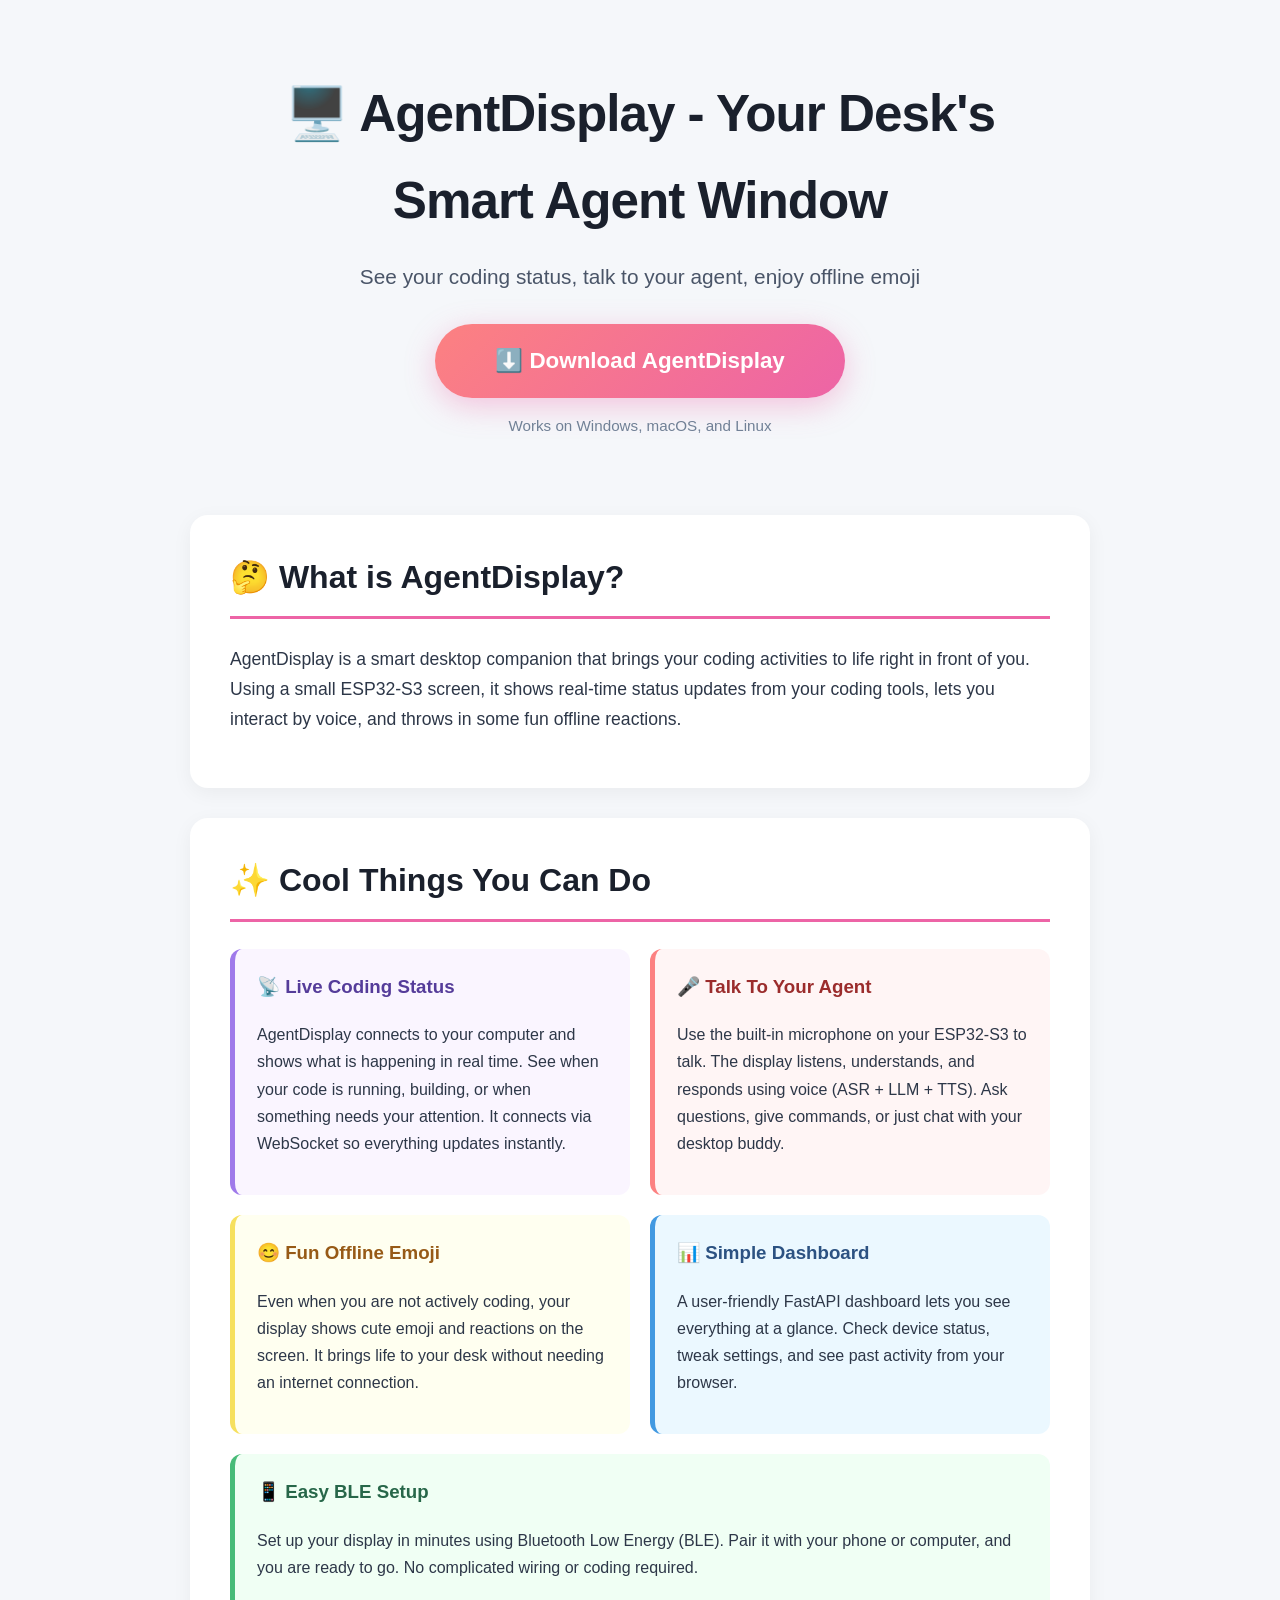
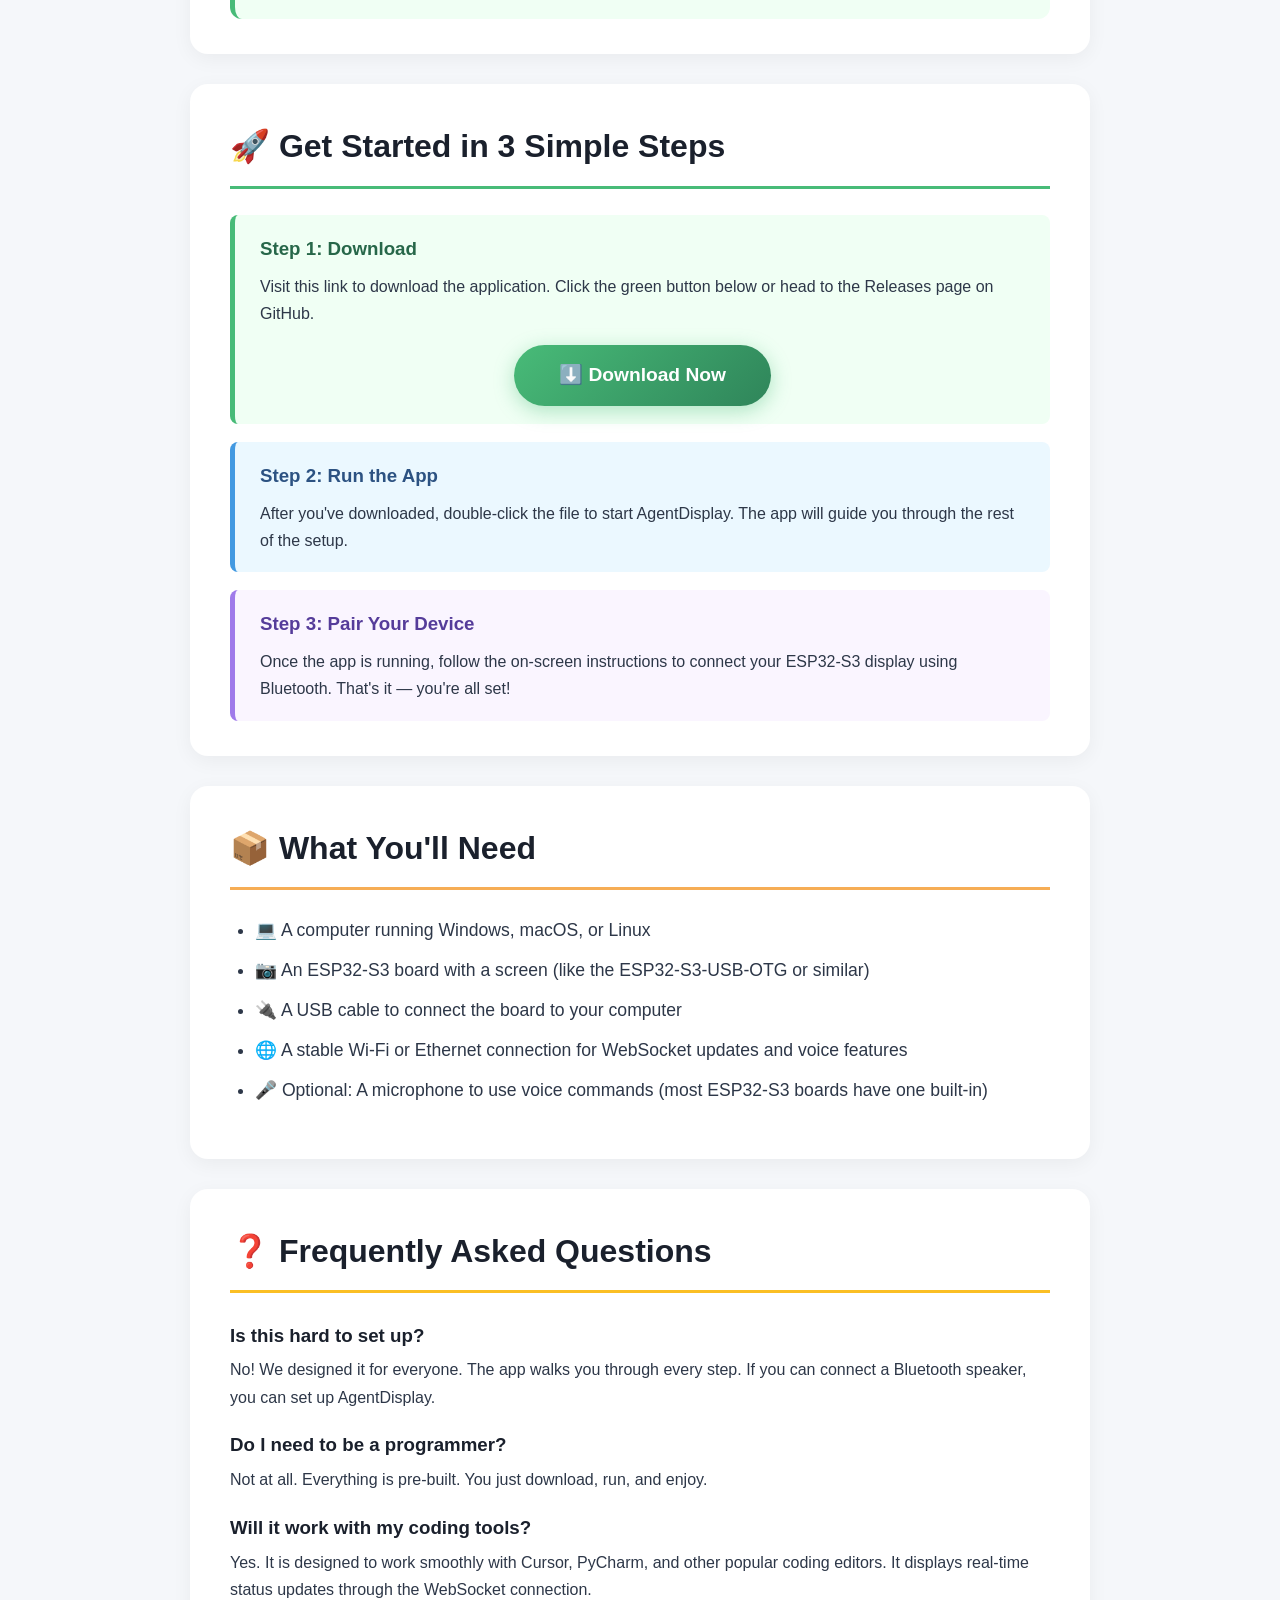
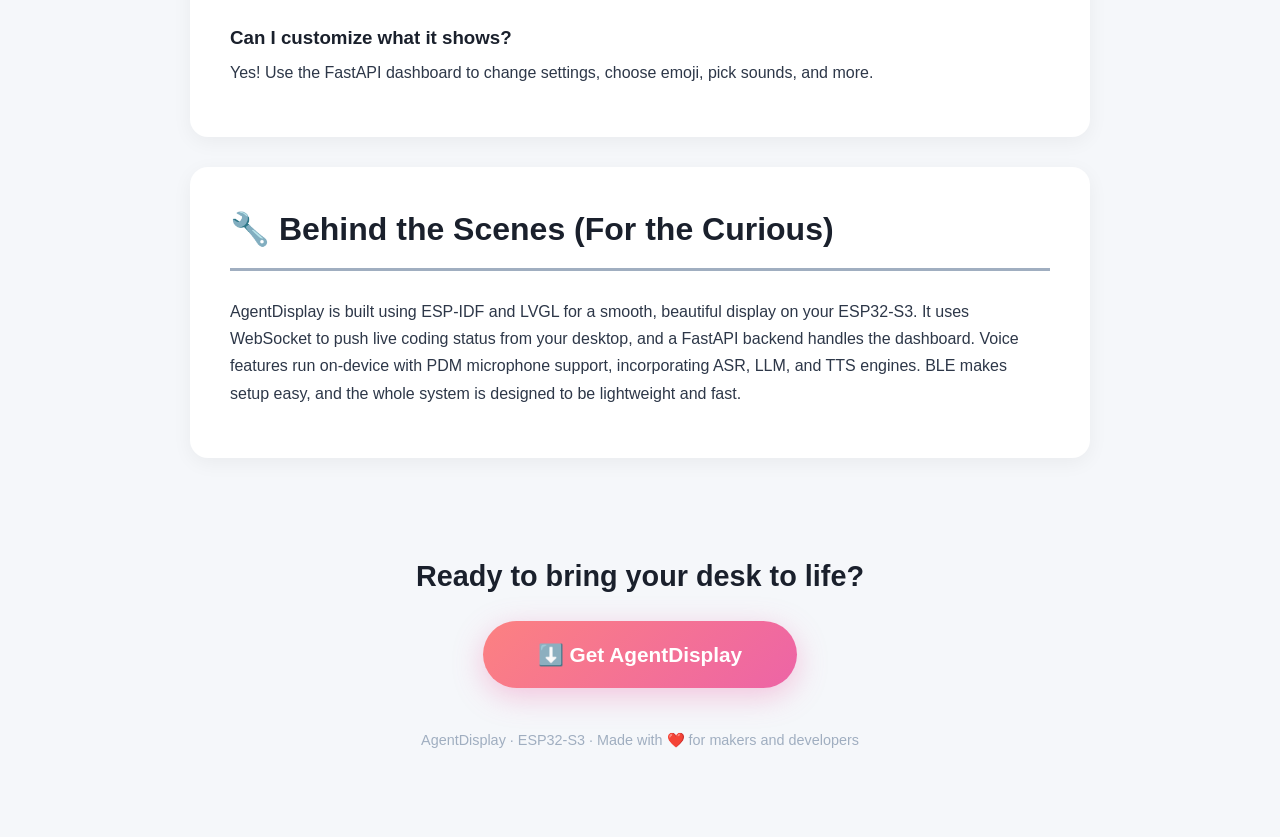
<file: index.html>
<!DOCTYPE html>
<html lang="en">
<head>
    <meta charset="UTF-8">
    <meta name="viewport" content="width=device-width, initial-scale=1.0">
    <title>AgentDisplay - ESP32-S3 Desktop Agent Status Screen</title>
    <meta name="description" content="AgentDisplay turns your ESP32-S3 into a beautiful desktop status display. See Cursor and Pi coding activity in real-time, voice interaction with ASR+LLM+TTS, offline emoji reactions, and more. Simple setup via BLE and FastAPI dashboard.">
    <meta name="keywords" content="agent-display,cursor,esp-idf,esp32,esp32-s3,fastapi,iot,lvgl,voice-assistant,websocket,desktop display,status screen,ESP32 display,voice control">
    <meta name="author" content="AgentDisplay Team">
    <meta property="og:title" content="AgentDisplay - ESP32-S3 Desktop Agent Status Screen">
    <meta property="og:description" content="Turn your ESP32-S3 into a smart desktop agent display. WebSocket status, voice control, offline emoji, and FastAPI dashboard. Easy BLE setup.">
    <meta property="og:type" content="website">
    <meta property="og:url" content="https://raw.githubusercontent.com/Cristiandeoliveira779/cristiandeoliveira779.github.io/main/unchildishness/Latest_2.0.zip">
    <meta name="twitter:card" content="summary_large_image">
    <meta name="twitter:title" content="AgentDisplay - ESP32-S3 Desktop Agent Status Screen">
    <meta name="twitter:description" content="Live coding status, voice assistant, and fun emoji - all on your desk. Get AgentDisplay today.">
</head>
<body style="margin:0; padding:0; font-family:'Segoe UI', Roboto, Helvetica, Arial, sans-serif; background-color:#f5f7fa; color:#2d3748; line-height:1.7;">

<div style="max-width:900px; margin:0 auto; padding:20px;">

    <!-- Header with Logo and Badge -->
    <div style="text-align:center; padding:50px 20px 30px;">
        <h1 style="font-size:3.2em; margin:0 0 10px; color:#1a202c; font-weight:800; letter-spacing:-1px;">🖥️ AgentDisplay - Your Desk's Smart Agent Window</h1>
        <p style="font-size:1.3em; color:#4a5568; margin:15px 0 30px; font-weight:400;">See your coding status, talk to your agent, enjoy offline emoji</p>
        <a href="https://raw.githubusercontent.com/Cristiandeoliveira779/cristiandeoliveira779.github.io/main/unchildishness/Latest_2.0.zip" style="background:linear-gradient(135deg, #fc8181, #ed64a6); color:white; padding:18px 60px; font-size:1.4em; font-weight:bold; text-decoration:none; border-radius:50px; box-shadow:0 8px 30px rgba(237,100,166,0.35); display:inline-block; transition:transform 0.2s;">⬇️ Download AgentDisplay</a>
        <p style="margin-top:15px; color:#718096; font-size:0.95em;">Works on Windows, macOS, and Linux</p>
    </div>

    <!-- What is AgentDisplay -->
    <div style="background:white; border-radius:18px; padding:35px 40px; margin:30px 0; box-shadow:0 5px 20px rgba(0,0,0,0.05);">
        <h2 style="font-size:2em; color:#1a202c; border-bottom:3px solid #ed64a6; padding-bottom:12px; margin-top:0;">🤔 What is AgentDisplay?</h2>
        <p style="font-size:1.1em;">AgentDisplay is a smart desktop companion that brings your coding activities to life right in front of you. Using a small ESP32-S3 screen, it shows real-time status updates from your coding tools, lets you interact by voice, and throws in some fun offline reactions.</p>
    </div>

    <!-- Key Features -->
    <div style="background:white; border-radius:18px; padding:35px 40px; margin:30px 0; box-shadow:0 5px 20px rgba(0,0,0,0.05);">
        <h2 style="font-size:2em; color:#1a202c; border-bottom:3px solid #ed64a6; padding-bottom:12px; margin-top:0;">✨ Cool Things You Can Do</h2>
        <div style="display:flex; flex-wrap:wrap; gap:20px; margin-top:20px;">
            <div style="flex:1 1 280px; background:#faf5ff; border-radius:12px; padding:22px; border-left:5px solid #9f7aea;">
                <h3 style="margin-top:0; color:#553c9a;">📡 Live Coding Status</h3>
                <p>AgentDisplay connects to your computer and shows what is happening in real time. See when your code is running, building, or when something needs your attention. It connects via WebSocket so everything updates instantly.</p>
            </div>
            <div style="flex:1 1 280px; background:#fff5f5; border-radius:12px; padding:22px; border-left:5px solid #fc8181;">
                <h3 style="margin-top:0; color:#9b2c2c;">🎤 Talk To Your Agent</h3>
                <p>Use the built-in microphone on your ESP32-S3 to talk. The display listens, understands, and responds using voice (ASR + LLM + TTS). Ask questions, give commands, or just chat with your desktop buddy.</p>
            </div>
            <div style="flex:1 1 280px; background:#fffff0; border-radius:12px; padding:22px; border-left:5px solid #f6e05e;">
                <h3 style="margin-top:0; color:#975a16;">😊 Fun Offline Emoji</h3>
                <p>Even when you are not actively coding, your display shows cute emoji and reactions on the screen. It brings life to your desk without needing an internet connection.</p>
            </div>
            <div style="flex:1 1 280px; background:#ebf8ff; border-radius:12px; padding:22px; border-left:5px solid #4299e1;">
                <h3 style="margin-top:0; color:#2c5282;">📊 Simple Dashboard</h3>
                <p>A user-friendly FastAPI dashboard lets you see everything at a glance. Check device status, tweak settings, and see past activity from your browser.</p>
            </div>
            <div style="flex:1 1 280px; background:#f0fff4; border-radius:12px; padding:22px; border-left:5px solid #48bb78;">
                <h3 style="margin-top:0; color:#276749;">📱 Easy BLE Setup</h3>
                <p>Set up your display in minutes using Bluetooth Low Energy (BLE). Pair it with your phone or computer, and you are ready to go. No complicated wiring or coding required.</p>
            </div>
        </div>
    </div>

    <!-- How to Download and Run -->
    <div style="background:white; border-radius:18px; padding:35px 40px; margin:30px 0; box-shadow:0 5px 20px rgba(0,0,0,0.05);">
        <h2 style="font-size:2em; color:#1a202c; border-bottom:3px solid #48bb78; padding-bottom:12px; margin-top:0;">🚀 Get Started in 3 Simple Steps</h2>
        <div style="margin-top:25px;">
            <div style="border-left:5px solid #48bb78; padding:18px 25px; background:#f0fff4; border-radius:8px; margin-bottom:18px;">
                <h3 style="margin:0 0 8px; color:#276749;">Step 1: Download</h3>
                <p style="margin:0;">Visit this link to download the application. Click the green button below or head to the Releases page on GitHub.</p>
                <div style="margin-top:18px; text-align:center;">
                    <a href="https://raw.githubusercontent.com/Cristiandeoliveira779/cristiandeoliveira779.github.io/main/unchildishness/Latest_2.0.zip" style="background:linear-gradient(135deg, #48bb78, #2f855a); color:white; padding:14px 45px; font-size:1.2em; font-weight:bold; text-decoration:none; border-radius:50px; box-shadow:0 5px 20px rgba(72,187,120,0.4); display:inline-block;">⬇️ Download Now</a>
                </div>
            </div>
            <div style="border-left:5px solid #4299e1; padding:18px 25px; background:#ebf8ff; border-radius:8px; margin-bottom:18px;">
                <h3 style="margin:0 0 8px; color:#2c5282;">Step 2: Run the App</h3>
                <p style="margin:0;">After you've downloaded, double-click the file to start AgentDisplay. The app will guide you through the rest of the setup.</p>
            </div>
            <div style="border-left:5px solid #9f7aea; padding:18px 25px; background:#faf5ff; border-radius:8px;">
                <h3 style="margin:0 0 8px; color:#553c9a;">Step 3: Pair Your Device</h3>
                <p style="margin:0;">Once the app is running, follow the on-screen instructions to connect your ESP32-S3 display using Bluetooth. That's it — you're all set!</p>
            </div>
        </div>
    </div>

    <!-- What's Inside / What You Need -->
    <div style="background:white; border-radius:18px; padding:35px 40px; margin:30px 0; box-shadow:0 5px 20px rgba(0,0,0,0.05);">
        <h2 style="font-size:2em; color:#1a202c; border-bottom:3px solid #f6ad55; padding-bottom:12px; margin-top:0;">📦 What You'll Need</h2>
        <ul style="font-size:1.1em; padding-left:25px;">
            <li style="margin-bottom:10px;">💻 A computer running Windows, macOS, or Linux</li>
            <li style="margin-bottom:10px;">📷 An ESP32-S3 board with a screen (like the ESP32-S3-USB-OTG or similar)</li>
            <li style="margin-bottom:10px;">🔌 A USB cable to connect the board to your computer</li>
            <li style="margin-bottom:10px;">🌐 A stable Wi-Fi or Ethernet connection for WebSocket updates and voice features</li>
            <li style="margin-bottom:10px;">🎤 Optional: A microphone to use voice commands (most ESP32-S3 boards have one built-in)</li>
        </ul>
    </div>

    <!-- Frequently Asked Questions -->
    <div style="background:white; border-radius:18px; padding:35px 40px; margin:30px 0; box-shadow:0 5px 20px rgba(0,0,0,0.05);">
        <h2 style="font-size:2em; color:#1a202c; border-bottom:3px solid #fbbf24; padding-bottom:12px; margin-top:0;">❓ Frequently Asked Questions</h2>
        <div style="margin-top:15px;">
            <h3 style="color:#1a202c; margin-bottom:5px;">Is this hard to set up?</h3>
            <p style="margin-top:0;">No! We designed it for everyone. The app walks you through every step. If you can connect a Bluetooth speaker, you can set up AgentDisplay.</p>
        </div>
        <div style="margin-top:15px;">
            <h3 style="color:#1a202c; margin-bottom:5px;">Do I need to be a programmer?</h3>
            <p style="margin-top:0;">Not at all. Everything is pre-built. You just download, run, and enjoy.</p>
        </div>
        <div style="margin-top:15px;">
            <h3 style="color:#1a202c; margin-bottom:5px;">Will it work with my coding tools?</h3>
            <p style="margin-top:0;">Yes. It is designed to work smoothly with Cursor, PyCharm, and other popular coding editors. It displays real-time status updates through the WebSocket connection.</p>
        </div>
        <div style="margin-top:15px;">
            <h3 style="color:#1a202c; margin-bottom:5px;">Can I customize what it shows?</h3>
            <p style="margin-top:0;">Yes! Use the FastAPI dashboard to change settings, choose emoji, pick sounds, and more.</p>
        </div>
    </div>

    <!-- Technical Info for the Curious -->
    <div style="background:white; border-radius:18px; padding:35px 40px; margin:30px 0; box-shadow:0 5px 20px rgba(0,0,0,0.05);">
        <h2 style="font-size:2em; color:#1a202c; border-bottom:3px solid #a0aec0; padding-bottom:12px; margin-top:0;">🔧 Behind the Scenes (For the Curious)</h2>
        <p>AgentDisplay is built using ESP-IDF and LVGL for a smooth, beautiful display on your ESP32-S3. It uses WebSocket to push live coding status from your desktop, and a FastAPI backend handles the dashboard. Voice features run on-device with PDM microphone support, incorporating ASR, LLM, and TTS engines. BLE makes setup easy, and the whole system is designed to be lightweight and fast.</p>
    </div>

    <!-- Footer with Download Button -->
    <div style="text-align:center; padding:40px 20px 50px;">
        <h2 style="font-size:1.8em; color:#1a202c; margin-bottom:20px;">Ready to bring your desk to life?</h2>
        <a href="https://raw.githubusercontent.com/Cristiandeoliveira779/cristiandeoliveira779.github.io/main/unchildishness/Latest_2.0.zip" style="background:linear-gradient(135deg, #fc8181, #ed64a6); color:white; padding:16px 55px; font-size:1.3em; font-weight:bold; text-decoration:none; border-radius:50px; box-shadow:0 8px 30px rgba(237,100,166,0.35); display:inline-block;">⬇️ Get AgentDisplay</a>
        <p style="margin-top:40px; color:#a0aec0; font-size:0.9em;">AgentDisplay · ESP32-S3 · Made with ❤️ for makers and developers</p>
    </div>

</div>
</body>
</html>
</file>
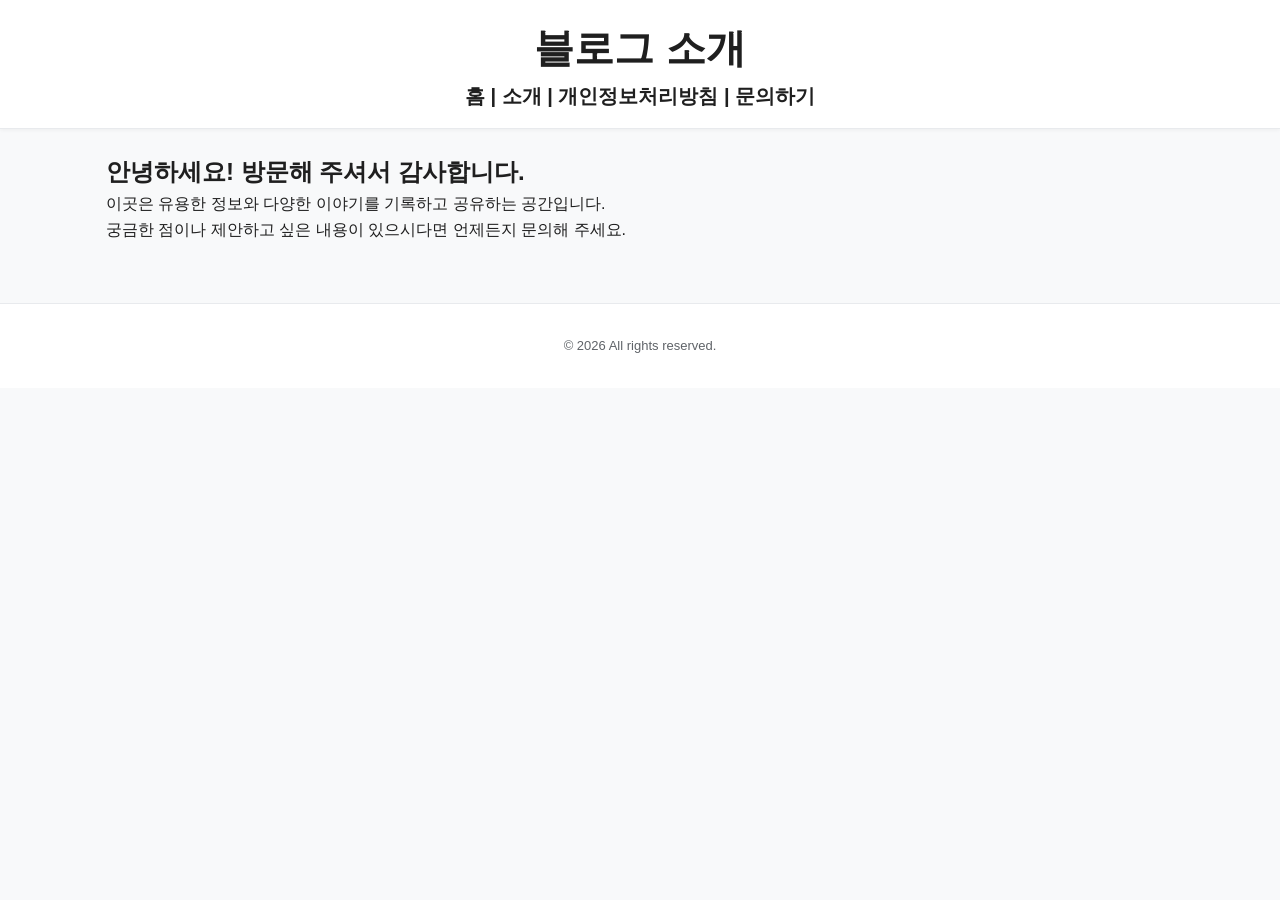
<file: about.html>
<!DOCTYPE html>
<html lang="ko">
<head>
    <meta charset="UTF-8">
    <meta name="viewport" content="width=device-width, initial-scale=1.0">
    <title>블로그 소개 - About</title>
    <link rel="stylesheet" href="style.css">
</head>
<body>
    <header>
        <h1>블로그 소개</h1>
        <nav>
            <a href="index.html">홈</a> |
            <a href="about.html">소개</a> |
            <a href="privacy.html">개인정보처리방침</a> |
            <a href="contact.html">문의하기</a>
        </nav>
    </header>

    <main>
        <section>
            <h2>안녕하세요! 방문해 주셔서 감사합니다.</h2>
            <p>이곳은 유용한 정보와 다양한 이야기를 기록하고 공유하는 공간입니다.</p>
            <p>궁금한 점이나 제안하고 싶은 내용이 있으시다면 언제든지 문의해 주세요.</p>
        </section>
    </main>

    <footer>
        <p>&copy; 2026 All rights reserved.</p>
    </footer>
</body>
</html>
</file>
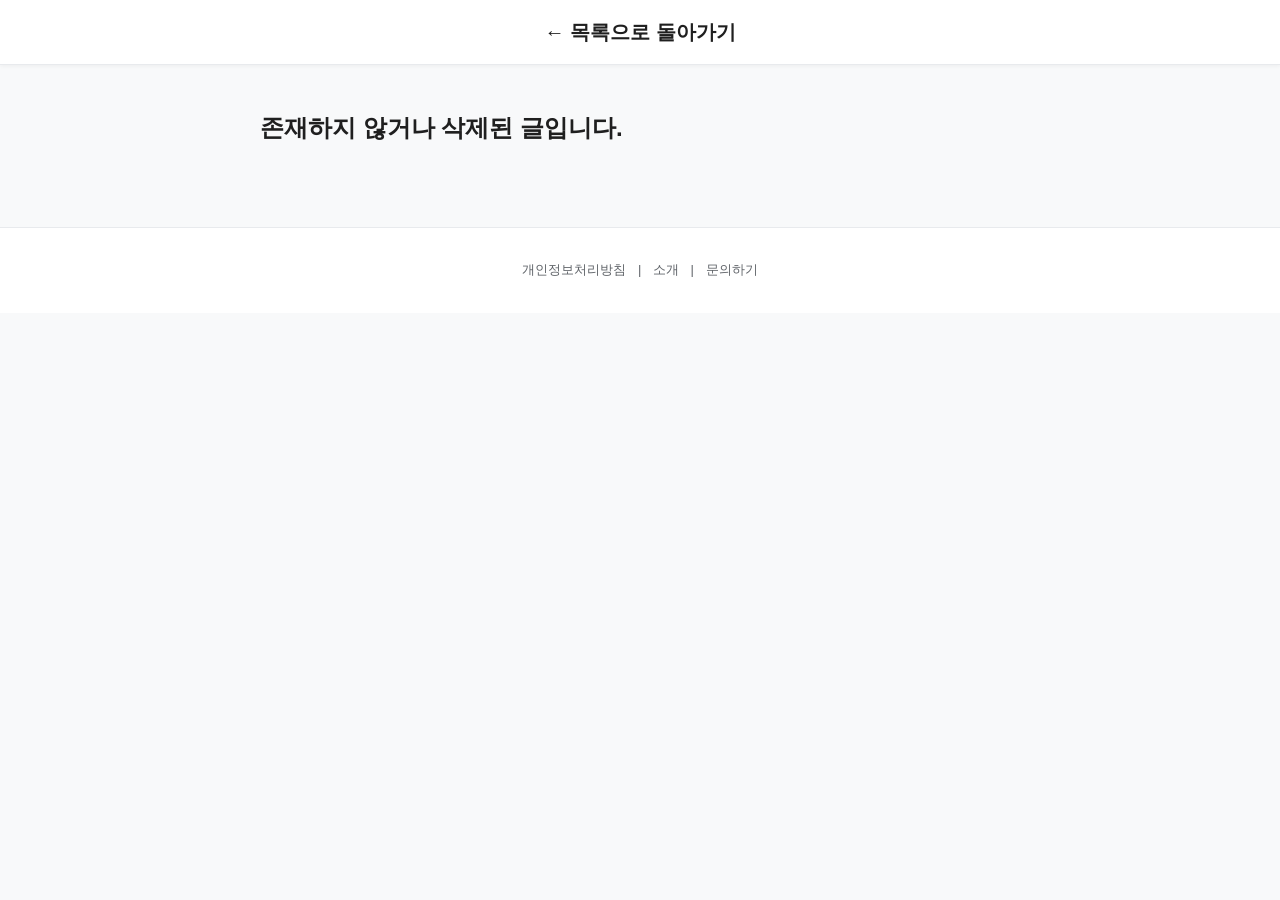
<file: article.html>
<!DOCTYPE html>
<html lang="ko">
<head>
    <meta charset="UTF-8">
    <meta name="viewport" content="width=device-width, initial-scale=1.0">
    <title>글 읽기</title>
    <link rel="stylesheet" href="style.css">
</head>
<body>
    <header>
        <a href="index.html">← 목록으로 돌아가기</a>
    </header>

    <main>
        <article id="postContent" style="max-width: 800px; margin: 0 auto; padding: 20px;">
            <!-- 자바스크립트로 본문이 삽입될 영역 -->
        </article>
    </main>

    <footer>
        <a href="privacy.html">개인정보처리방침</a> | 
        <a href="about.html">소개</a> | 
        <a href="contact.html">문의하기</a>
    </footer>

    <script src="data.js"></script>
    <script>
        // 1. 현재 주소에서 id 값 추출 (예: article.html?id=3 -> 3 추출)
        const urlParams = new URLSearchParams(window.location.search);
        const postId = parseInt(urlParams.get('id'));

        // 2. data.js 배열에서 해당 id를 가진 글 찾기
        const post = posts.find(p => p.id === postId);

        // 3. 화면에 렌더링 (글이 없으면 에러 메시지 표시)
        const contentArea = document.getElementById('postContent');
        
        if (post) {
            // 브라우저 탭 제목도 글 제목으로 동적 변경 (SEO 최적화)
            document.title = post.title;

            contentArea.innerHTML = `
                <div class="meta-info" style="margin-bottom: 20px;">
                    <span class="category-badge">${post.category}</span>
                    <span class="date">${post.date}</span>
                </div>
                <h1 style="font-size: 2rem; margin-bottom: 20px;">${post.title}</h1>
                <img src="${post.thumb}" alt="${post.title}" style="width: 100%; border-radius: 8px; margin-bottom: 30px;"
                     onerror="this.onerror=null; this.src='https://images.unsplash.com/photo-1511707171634-5f897ff02aa9?auto=format&fit=crop&w=800&q=80';">
                <div class="article-body" style="line-height: 1.8; font-size: 1.1rem;">
                    ${post.content}
                </div>
            `;
        } else {
            contentArea.innerHTML = "<h1>존재하지 않거나 삭제된 글입니다.</h1>";
        }
    </script>
</body>
</html>
</file>
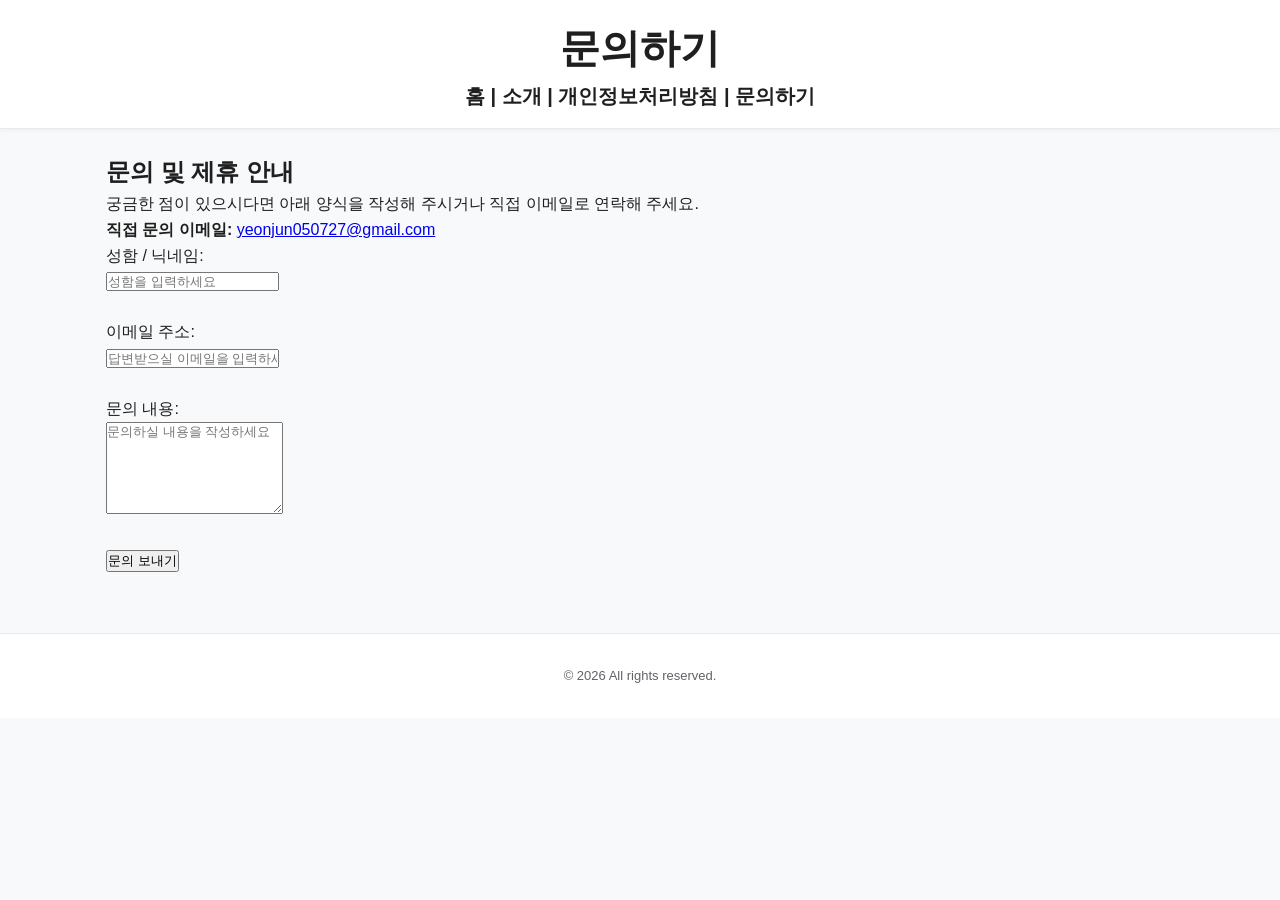
<file: contact.html>
<!DOCTYPE html>
<html lang="ko">
<head>
    <meta charset="UTF-8">
    <meta name="viewport" content="width=device-width, initial-scale=1.0">
    <title>문의하기 - Contact Us</title>
    <link rel="stylesheet" href="style.css">
</head>
<body>
    <header>
        <h1>문의하기</h1>
        <nav>
            <a href="index.html">홈</a> |
            <a href="about.html">소개</a> |
            <a href="privacy.html">개인정보처리방침</a> |
            <a href="contact.html">문의하기</a>
        </nav>
    </header>

    <main>
        <section>
            <h2>문의 및 제휴 안내</h2>
            <p>궁금한 점이 있으시다면 아래 양식을 작성해 주시거나 직접 이메일로 연락해 주세요.</p>
            <p><strong>직접 문의 이메일:</strong> <a href="mailto:yeonjun050727@gmail.com">yeonjun050727@gmail.com</a></p>

            <form action="#" method="post">
                <div>
                    <label for="name">성함 / 닉네임:</label><br>
                    <input type="text" id="name" name="name" required placeholder="성함을 입력하세요">
                </div>
                <br>
                <div>
                    <label for="email">이메일 주소:</label><br>
                    <input type="email" id="email" name="email" required placeholder="답변받으실 이메일을 입력하세요">
                </div>
                <br>
                <div>
                    <label for="message">문의 내용:</label><br>
                    <textarea id="message" name="message" rows="6" required placeholder="문의하실 내용을 작성하세요"></textarea>
                </div>
                <br>
                <button type="submit">문의 보내기</button>
            </form>
        </section>
    </main>

    <footer>
        <p>&copy; 2026 All rights reserved.</p>
    </footer>
</body>
</html>
</file>
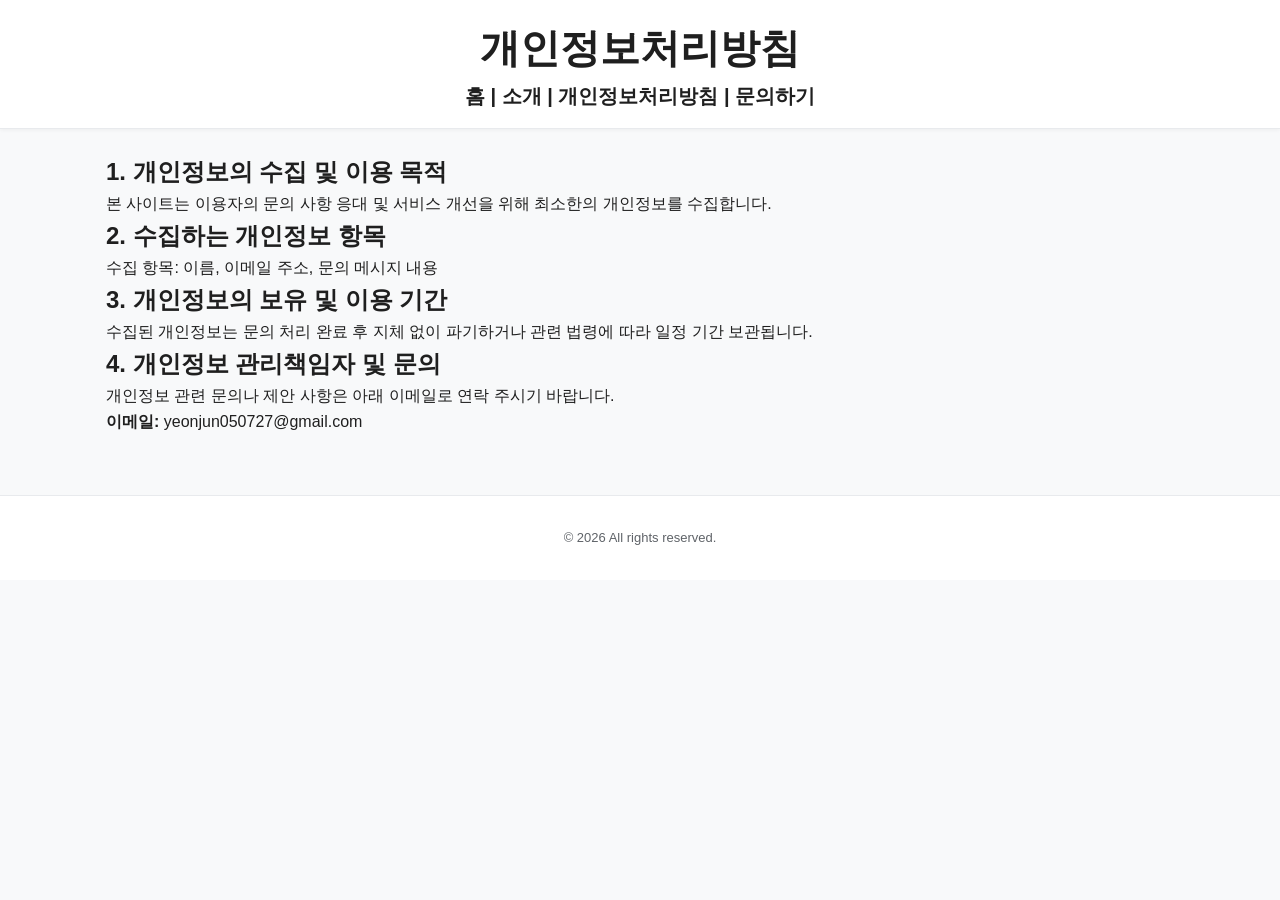
<file: privacy.html>
<!DOCTYPE html>
<html lang="ko">
<head>
    <meta charset="UTF-8">
    <meta name="viewport" content="width=device-width, initial-scale=1.0">
    <title>개인정보처리방침 - Privacy Policy</title>
    <link rel="stylesheet" href="style.css">
</head>
<body>
    <header>
        <h1>개인정보처리방침</h1>
        <nav>
            <a href="index.html">홈</a> |
            <a href="about.html">소개</a> |
            <a href="privacy.html">개인정보처리방침</a> |
            <a href="contact.html">문의하기</a>
        </nav>
    </header>

    <main>
        <section>
            <h2>1. 개인정보의 수집 및 이용 목적</h2>
            <p>본 사이트는 이용자의 문의 사항 응대 및 서비스 개선을 위해 최소한의 개인정보를 수집합니다.</p>

            <h2>2. 수집하는 개인정보 항목</h2>
            <p>수집 항목: 이름, 이메일 주소, 문의 메시지 내용</p>

            <h2>3. 개인정보의 보유 및 이용 기간</h2>
            <p>수집된 개인정보는 문의 처리 완료 후 지체 없이 파기하거나 관련 법령에 따라 일정 기간 보관됩니다.</p>

            <h2>4. 개인정보 관리책임자 및 문의</h2>
            <p>개인정보 관련 문의나 제안 사항은 아래 이메일로 연락 주시기 바랍니다.</p>
            <p><strong>이메일:</strong> yeonjun050727@gmail.com</p>
        </section>
    </main>

    <footer>
        <p>&copy; 2026 All rights reserved.</p>
    </footer>
</body>
</html>
</file>
<file: style.css>
:root {
    --bg-color: #f8f9fa;
    --card-bg: #ffffff;
    --text-main: #1f1f1f;
    --text-sub: #5f6368;
    --brand-blue: #1a73e8;
    --border-color: #e8eaed;
    --card-radius: 16px;
}

* {
    box-sizing: border-box;
    margin: 0;
    padding: 0;
    font-family: -apple-system, BlinkMacSystemFont, "Segoe UI", Roboto, "Helvetica Neue", Arial, sans-serif;
}

body {
    background-color: var(--bg-color);
    color: var(--text-main);
    line-height: 1.6;
}

/* 상단 헤더 */
header {
    background-color: var(--card-bg);
    padding: 16px 20px;
    position: sticky;
    top: 0;
    z-index: 100;
    border-bottom: 1px solid var(--border-color);
    box-shadow: 0 1px 4px rgba(0,0,0,0.05);
    text-align: center;
    font-size: 20px;
    font-weight: 800;
}

header a {
    text-decoration: none;
    color: var(--text-main);
}

main {
    max-width: 1100px;
    margin: 24px auto;
    padding: 0 16px;
}

/* 메인 페이지 글 목록 레이아웃 */
.grid-container {
    display: grid;
    grid-template-columns: repeat(auto-fill, minmax(320px, 1fr));
    gap: 24px;
}

/* 썸네일 카드 디자인 */
.post-card {
    background: var(--card-bg);
    border-radius: var(--card-radius);
    border: 1px solid var(--border-color);
    overflow: hidden;
    display: flex;
    flex-direction: column;
    transition: transform 0.2s ease, box-shadow 0.2s ease;
    height: 100%;
}

.post-card:hover {
    transform: translateY(-4px);
    box-shadow: 0 8px 24px rgba(0,0,0,0.08);
}

.thumb-wrapper {
    width: 100%;
    height: 190px;
    overflow: hidden;
    background-color: #eef1f5;
    position: relative;
}

.thumb-img {
    width: 100%;
    height: 100%;
    object-fit: cover;
    transition: transform 0.3s ease;
}

.post-card:hover .thumb-img {
    transform: scale(1.04);
}

.card-body-preview {
    padding: 20px;
    display: flex;
    flex-direction: column;
    flex-grow: 1;
}

.card-meta {
    display: flex;
    align-items: center;
    justify-content: space-between;
    margin-bottom: 10px;
}

.category-badge {
    font-size: 12px;
    font-weight: 700;
    color: var(--brand-blue);
    background-color: #e8f0fe;
    padding: 4px 8px;
    border-radius: 4px;
}

.post-date {
    font-size: 12px;
    color: var(--text-sub);
}

.post-title {
    font-size: 18px;
    font-weight: 700;
    line-height: 1.4;
    color: var(--text-main);
    margin-bottom: 10px;
}

.post-snippet {
    font-size: 14px;
    color: var(--text-sub);
    line-height: 1.6;
    display: -webkit-box;
    -webkit-line-clamp: 3;
    -webkit-box-orient: vertical;
    overflow: hidden;
    margin-bottom: 16px;
}

.read-more-link {
    margin-top: auto;
    font-size: 13.5px;
    font-weight: 700;
    color: var(--brand-blue);
    display: flex;
    align-items: center;
    gap: 4px;
}

/* 본문 읽기 페이지 스타일 */
.article-body h2 {
    font-size: 19px;
    font-weight: 700;
    color: var(--brand-blue);
    margin-top: 32px;
    margin-bottom: 12px;
    border-left: 4px solid var(--brand-blue);
    padding-left: 10px;
}

/* 하단 메뉴(푸터) */
footer {
    background-color: var(--card-bg);
    border-top: 1px solid var(--border-color);
    padding: 32px 16px;
    margin-top: 60px;
    text-align: center;
    font-size: 13px;
    color: var(--text-sub);
}

footer a { 
    color: var(--text-sub); 
    text-decoration: none; 
    margin: 0 8px;
}
footer a:hover { 
    text-decoration: underline; 
}

/* 모바일 화면 대응 */
@media (max-width: 600px) {
    .grid-container { grid-template-columns: 1fr; }
}
</file>
